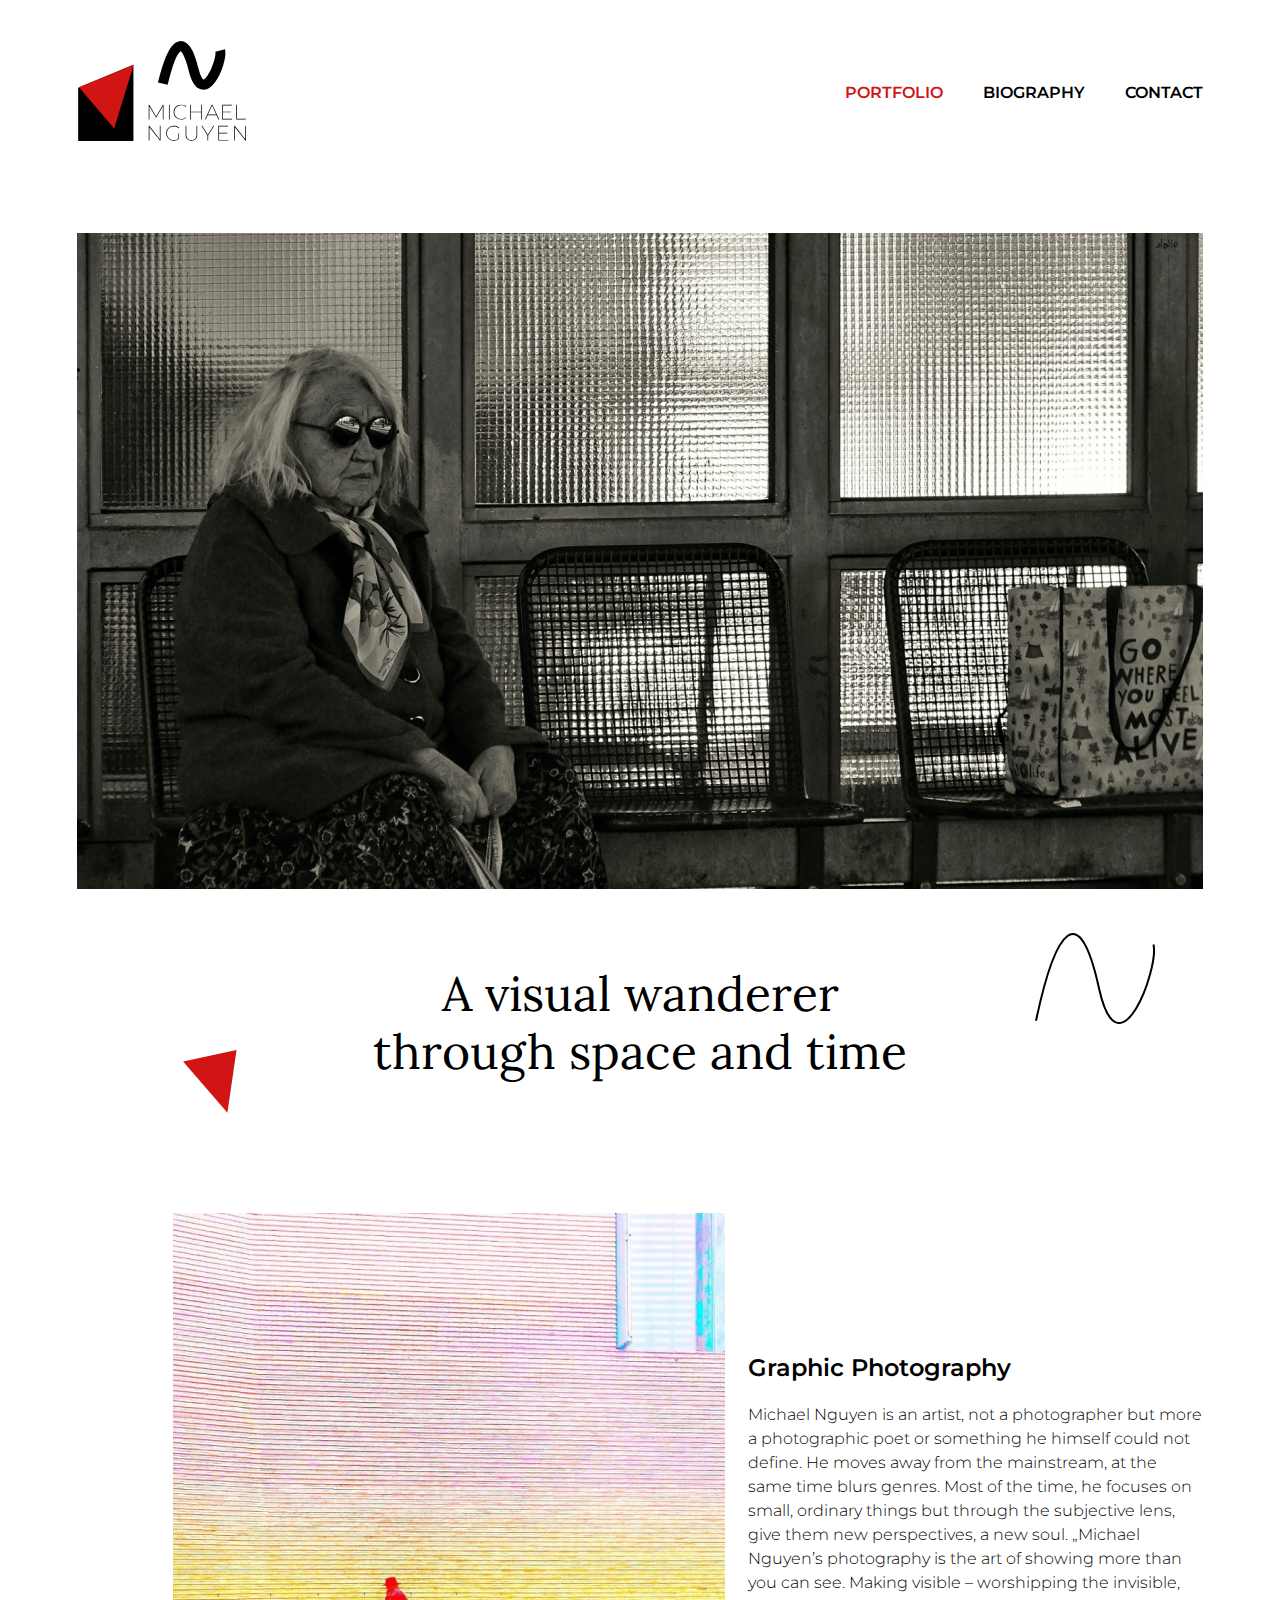
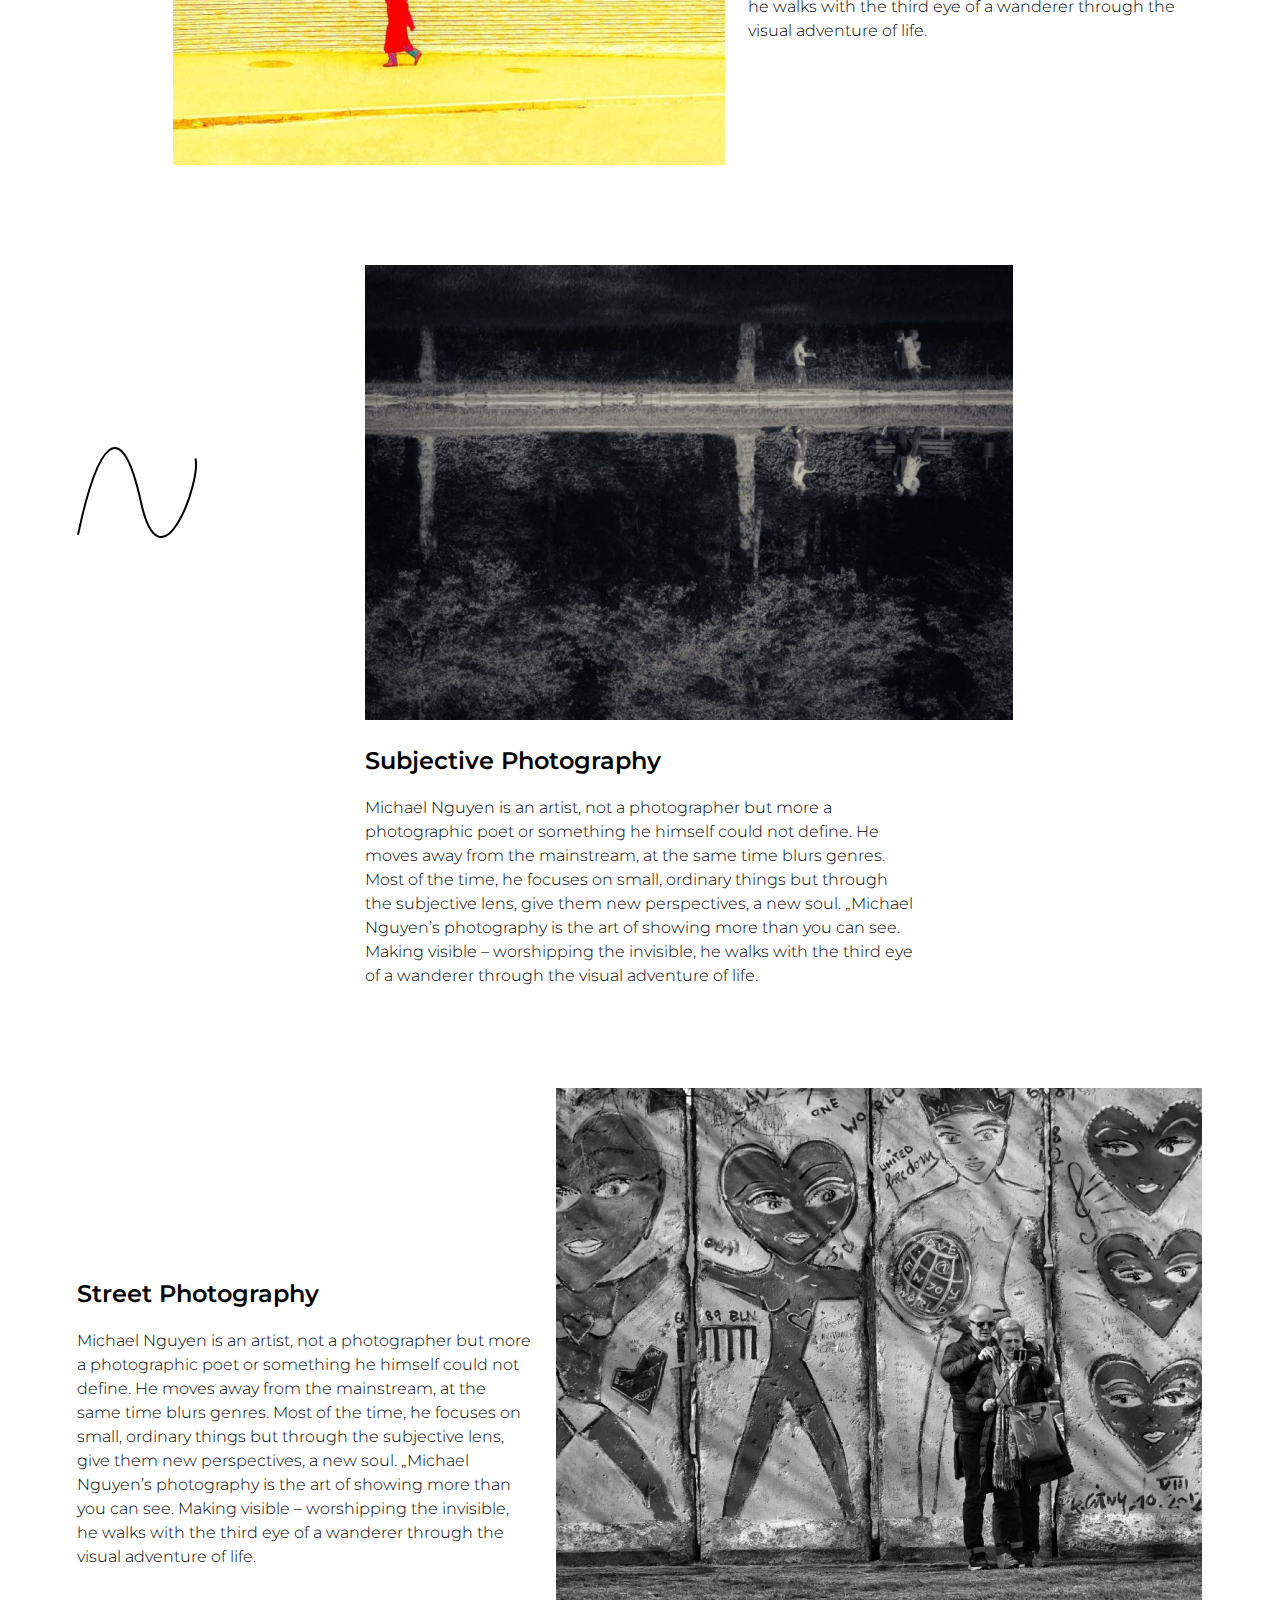
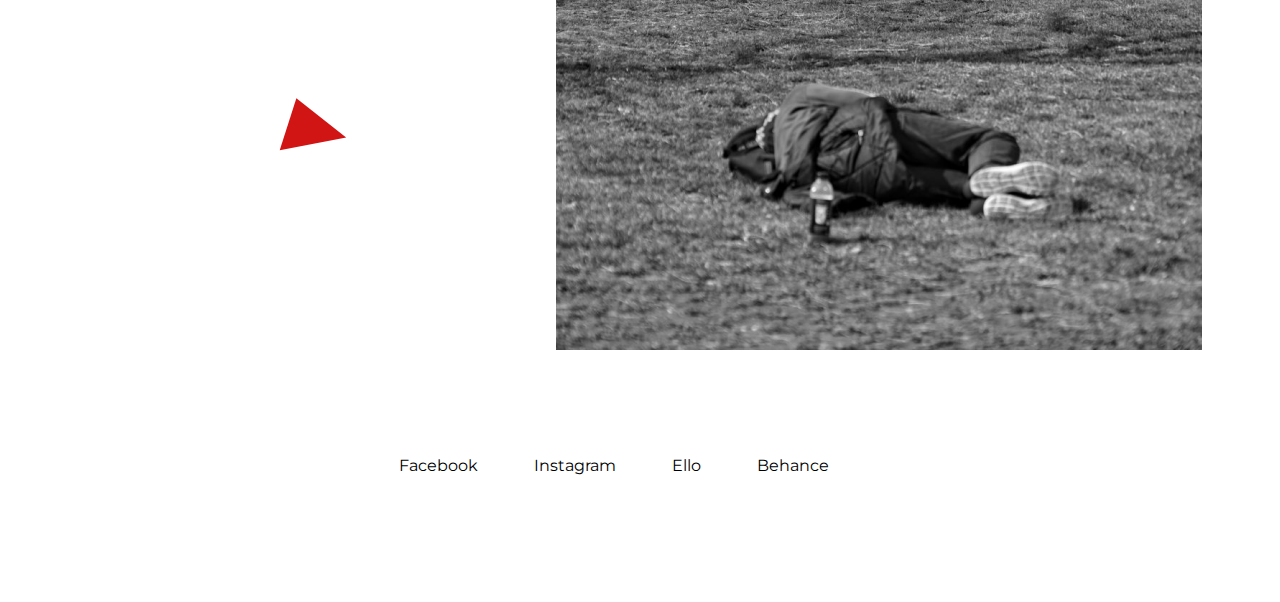
<file: index.html>
<!DOCTYPE html>
<html>

<head>
  <title>Michael Nguyen</title>
  <link rel="stylesheet" type="text/css" href="style.css">
  <meta name="viewport" content="width=device-width, initial-scale=1">

</head>

<body>
  <header id="top">
    <a href="index.html"><img src="img/Logo.svg" alt="Michael Nguyen Logo"></a> 
    <nav>
      <a href="index.html" style="color:#D11414;">PORTFOLIO</a>
      <a href="about.html">BIOGRAPHY</a>
      <a href="contact.html">CONTACT</a>
      <a href="javascript:void(0);" class="icon" onclick="myFunction()">&#9776;</a>
      <div class="dropdown-content">
        <a href="index.html" style="color:#D11414;">PORTFOLIO</a>
        <a href="about.html">BIOGRAPHY</a>
        <a href="contact.html">CONTACT</a>
      </div>
    </nav>
  </header>

  <div class="banner">
    <img src="img/Banner.png" alt="picture: go where you feel most alive">
  </div>

  <section class="tagline">
    <img src="img/Trianglesymboltagline.svg" alt="red triangle" class="triangle">
    <h1>A visual wanderer through space and time</h1>
    <img src="img/Wavelighttagline.svg" alt="n shape light" class="wave">
  </section>

  <section class="graphic">
    <img src="img/Stay-at-home.png" alt="Stay at Home" class="img70">
    <div class="description">
      <h2>Graphic Photography</h2>
      <p>Michael Nguyen is an artist, not a photographer but more a photographic poet or something he himself could not define. He moves away from the mainstream, at the same time blurs genres. Most of the time, he focuses on small, ordinary things
        but
        through the subjective lens, give them new perspectives, a new soul. „Michael Nguyen’s photography is the art of showing more than you can see. Making visible – worshipping the invisible, he walks with the third eye of a wanderer through the
        visual adventure of life.</p>
    </div>
  </section>

  <section class="subjective">
    <img src="img/Wavelighttagline.svg" alt="n shape light" id="subjective_triangle">
    <img src="img/subjective.png" alt="walk on water" id="subjective" class="img70">
  </section>

  <section>
    <div id="description_alt">
      <h2>Subjective Photography</h2>
      <p>Michael Nguyen is an artist, not a photographer but more a photographic poet or something he himself could not define. He moves away from the mainstream, at the same time blurs genres. Most of the time, he focuses on small, ordinary things
        but
        through the subjective lens, give them new perspectives, a new soul. „Michael Nguyen’s photography is the art of showing more than you can see. Making visible – worshipping the invisible, he walks with the third eye of a wanderer through the
        visual adventure of life.</p>
    </div>
  </section>

  <section class="street">
    <div>
      <h2>Street Photography</h2>
      <p>Michael Nguyen is an artist, not a photographer but more a photographic poet or something he himself could not define. He moves away from the mainstream, at the same time blurs genres. Most of the time, he focuses on small, ordinary things
        but
        through the subjective lens, give them new perspectives, a new soul. „Michael Nguyen’s photography is the art of showing more than you can see. Making visible – worshipping the invisible, he walks with the third eye of a wanderer through the
        visual adventure of life.</p>
      <a href="#top"><img src="img/trianglestreet.svg" alt="red triangle"></a>
    </div>
    <img src="img/street.png" alt="Street Photography" class="img70">
  </section>

  <footer>
    <a href="#">Facebook</a>
    <a href="#">Instagram</a>
    <a href="#">Ello</a>
    <a href="#">Behance</a>
  </footer>
</body>

</html>
</file>
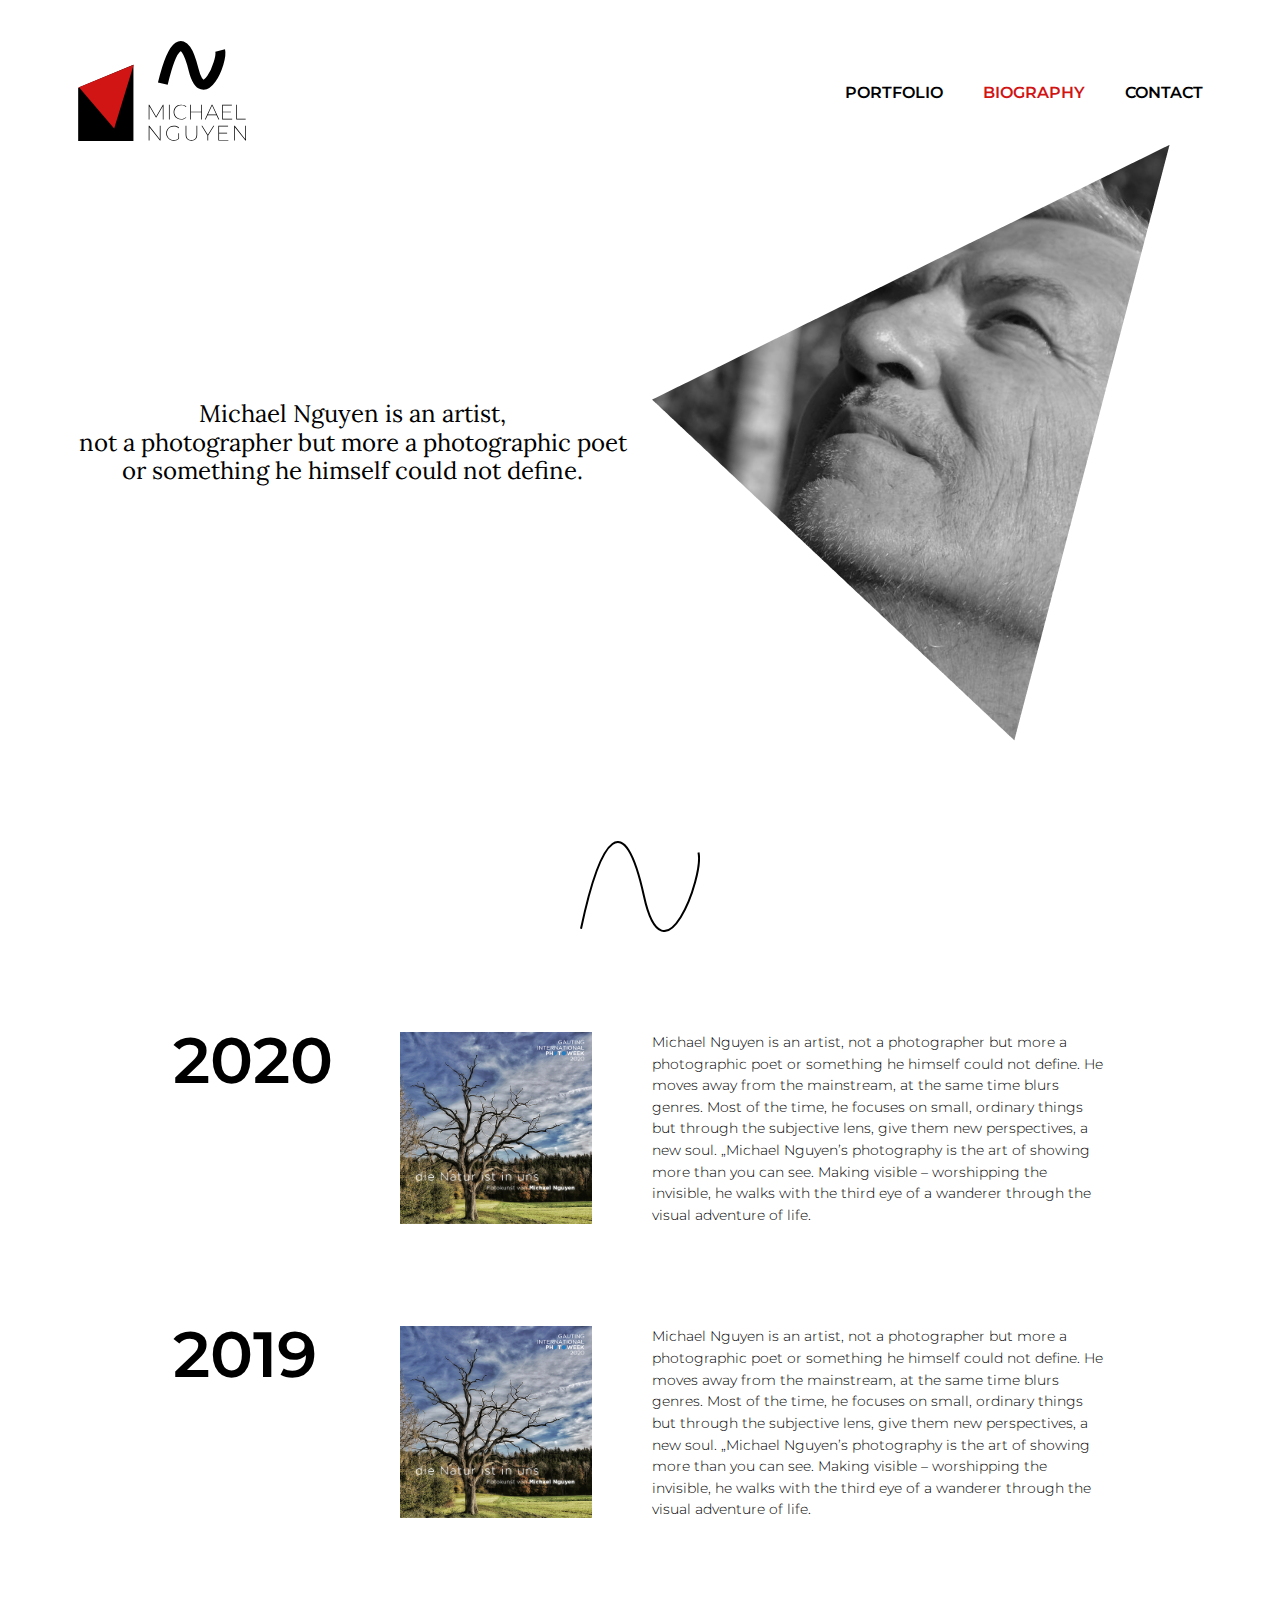
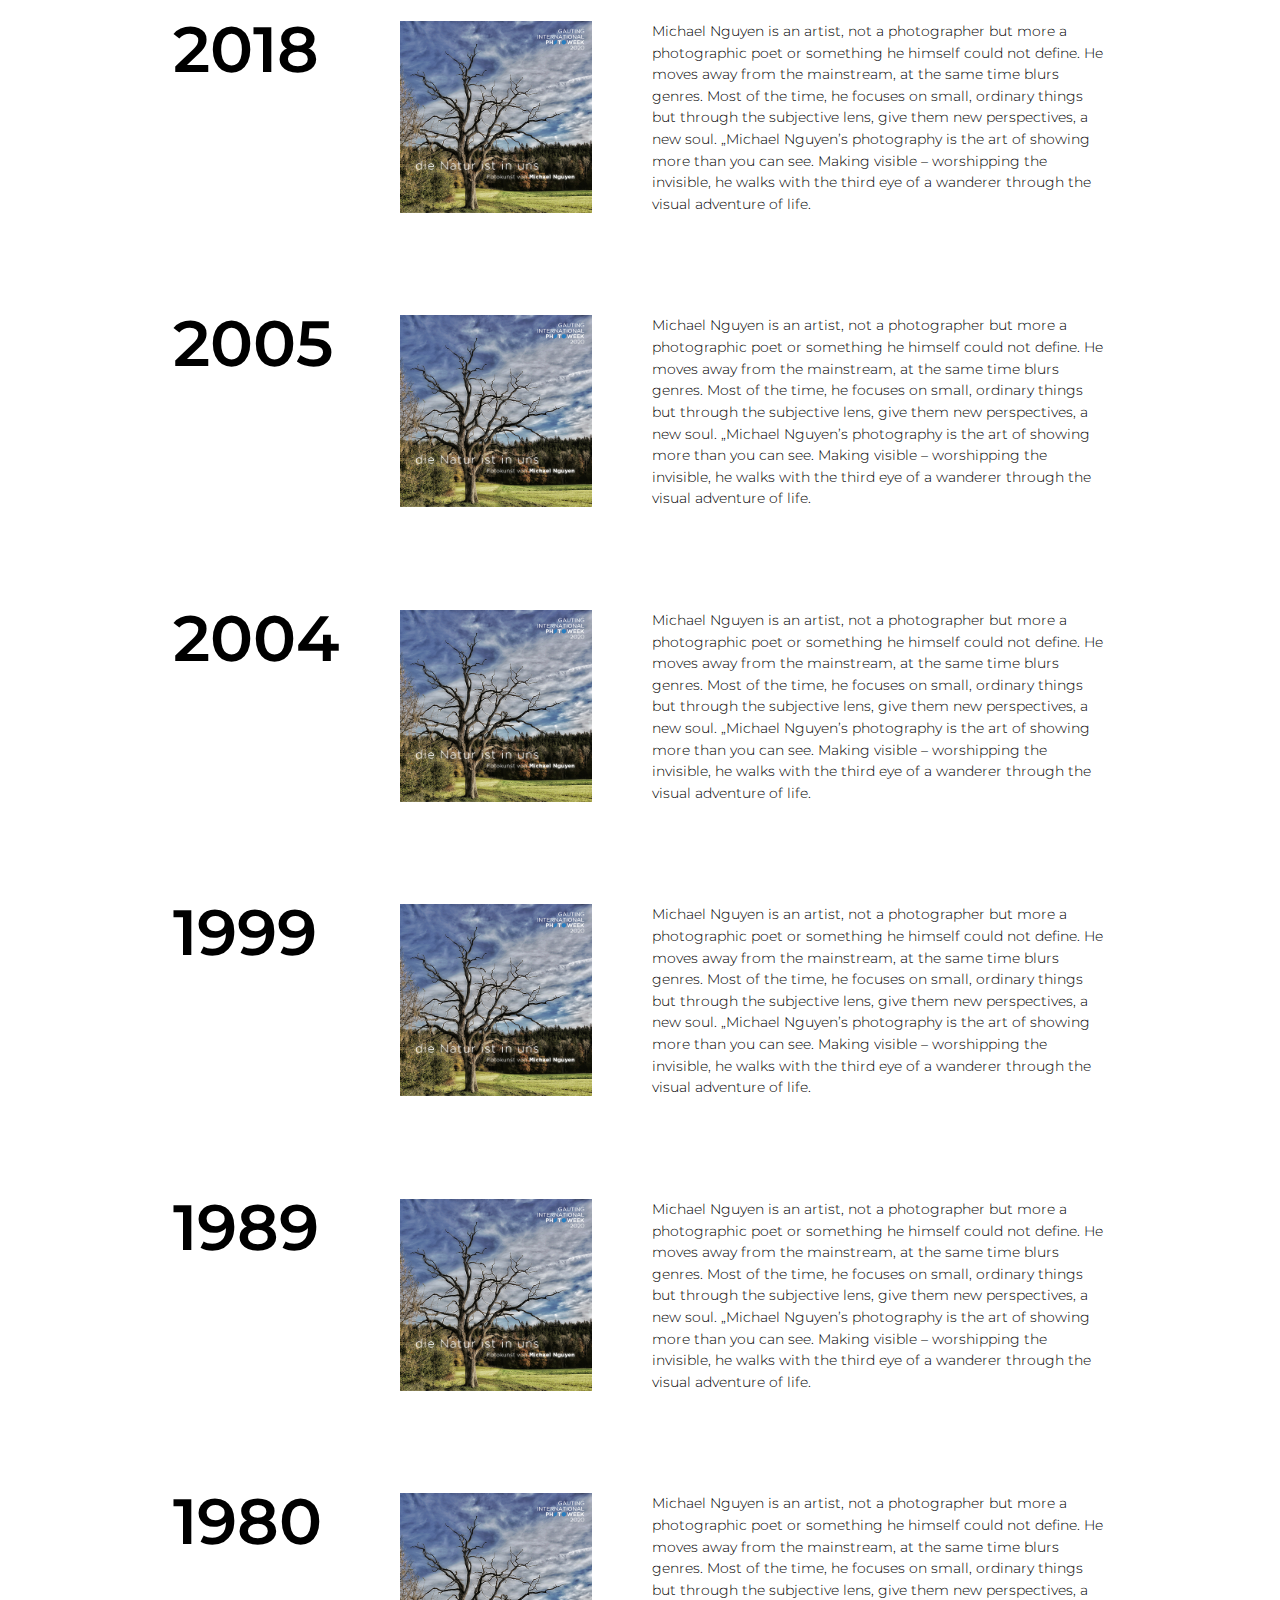
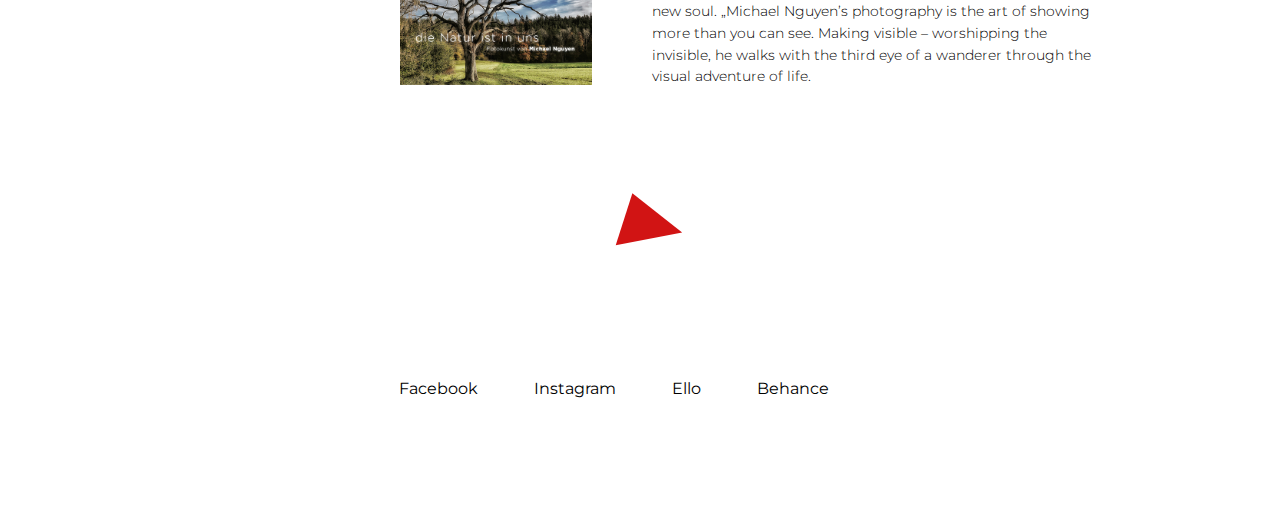
<file: about.html>
<!DOCTYPE html>
<html lang="en" dir="ltr">
  <head>
    <meta charset="utf-8">
    <title>About Michael Nguyen</title>
    <link rel="stylesheet" type="text/css" href="style.css">
    <meta name="viewport" content="width=device-width, initial-scale=1">

  </head>
  <body>
    <header id="top">
      <a href="index.html"><img src="img/Logo.svg" alt="Michael Nguyen Logo"></a> 
      <nav>
        <a href="index.html">PORTFOLIO</a>
        <a href="about.html" style="color:#D11414;">BIOGRAPHY</a>
        <a href="contact.html">CONTACT</a>
        <a href="javascript:void(0);" class="icon" onclick="myFunction()">&#9776;</a>
        <div class="dropdown-content">
          <a href="index.html">PORTFOLIO</a>
          <a href="about.html" style="color:#D11414;">BIOGRAPHY</a>
          <a href="contact.html">CONTACT</a>
        </div>
      </nav>
    </header>

    <section id="about">
      <h3>Michael Nguyen is an artist,<br>not a photographer but more a photographic poet or something he himself could not define.</h3>
      <img src="img/Portrait.png" alt="Michael Nguyen Portrait" id="portrait">
    </section>

    <img src="img/Wavelighttagline.svg" alt="Wave symbol" class="divider">

    <section class="timeline">
      <h1 class="year">2020</h1>
      <img src="img/Nguyen2020.jpg" alt="">
      <p>Michael Nguyen is an artist, not a photographer but more a photographic poet or something he himself could not define. He moves away from the mainstream, at the same time blurs genres. Most of the time, he focuses on small, ordinary things but through the subjective lens, give them new perspectives, a new soul. „Michael Nguyen’s photography is the art of showing more than you can see. Making visible – worshipping the invisible, he walks with the third eye of a wanderer through the visual adventure of life.</p>
    </section>

    <section class="timeline">
      <h1 class="year">2019</h1>
      <img src="img/Nguyen2020.jpg" alt="">
      <p>Michael Nguyen is an artist, not a photographer but more a photographic poet or something he himself could not define. He moves away from the mainstream, at the same time blurs genres. Most of the time, he focuses on small, ordinary things but through the subjective lens, give them new perspectives, a new soul. „Michael Nguyen’s photography is the art of showing more than you can see. Making visible – worshipping the invisible, he walks with the third eye of a wanderer through the visual adventure of life.</p>
    </section>

    <section class="timeline">
      <h1 class="year">2018</h1>
      <img src="img/Nguyen2020.jpg" alt="">
      <p>Michael Nguyen is an artist, not a photographer but more a photographic poet or something he himself could not define. He moves away from the mainstream, at the same time blurs genres. Most of the time, he focuses on small, ordinary things but through the subjective lens, give them new perspectives, a new soul. „Michael Nguyen’s photography is the art of showing more than you can see. Making visible – worshipping the invisible, he walks with the third eye of a wanderer through the visual adventure of life.</p>
    </section>

    <section class="timeline">
      <h1 class="year">2005</h1>
      <img src="img/Nguyen2020.jpg" alt="">
      <p>Michael Nguyen is an artist, not a photographer but more a photographic poet or something he himself could not define. He moves away from the mainstream, at the same time blurs genres. Most of the time, he focuses on small, ordinary things but through the subjective lens, give them new perspectives, a new soul. „Michael Nguyen’s photography is the art of showing more than you can see. Making visible – worshipping the invisible, he walks with the third eye of a wanderer through the visual adventure of life.</p>
    </section>

    <section class="timeline">
      <h1 class="year">2004</h1>
      <img src="img/Nguyen2020.jpg" alt="">
      <p>Michael Nguyen is an artist, not a photographer but more a photographic poet or something he himself could not define. He moves away from the mainstream, at the same time blurs genres. Most of the time, he focuses on small, ordinary things but through the subjective lens, give them new perspectives, a new soul. „Michael Nguyen’s photography is the art of showing more than you can see. Making visible – worshipping the invisible, he walks with the third eye of a wanderer through the visual adventure of life.</p>
    </section>

    <section class="timeline">
      <h1 class="year">1999</h1>
      <img src="img/Nguyen2020.jpg" alt="">
      <p>Michael Nguyen is an artist, not a photographer but more a photographic poet or something he himself could not define. He moves away from the mainstream, at the same time blurs genres. Most of the time, he focuses on small, ordinary things but through the subjective lens, give them new perspectives, a new soul. „Michael Nguyen’s photography is the art of showing more than you can see. Making visible – worshipping the invisible, he walks with the third eye of a wanderer through the visual adventure of life.</p>
    </section>

    <section class="timeline">
      <h1 class="year">1989</h1>
      <img src="img/Nguyen2020.jpg" alt="">
      <p>Michael Nguyen is an artist, not a photographer but more a photographic poet or something he himself could not define. He moves away from the mainstream, at the same time blurs genres. Most of the time, he focuses on small, ordinary things but through the subjective lens, give them new perspectives, a new soul. „Michael Nguyen’s photography is the art of showing more than you can see. Making visible – worshipping the invisible, he walks with the third eye of a wanderer through the visual adventure of life.</p>
    </section>

    <section class="timeline">
      <h1 class="year">1980</h1>
      <img src="img/Nguyen2020.jpg" alt="">
      <p>Michael Nguyen is an artist, not a photographer but more a photographic poet or something he himself could not define. He moves away from the mainstream, at the same time blurs genres. Most of the time, he focuses on small, ordinary things but through the subjective lens, give them new perspectives, a new soul. „Michael Nguyen’s photography is the art of showing more than you can see. Making visible – worshipping the invisible, he walks with the third eye of a wanderer through the visual adventure of life.</p>
    </section>

    <img src="img/trianglestreet.svg" alt="Triangle symbol" class="divider">

<footer>
  <a href="#">Facebook</a>
  <a href="#">Instagram</a>
  <a href="#">Ello</a>
  <a href="#">Behance</a>
</footer>

  </body>
</html>
</file>
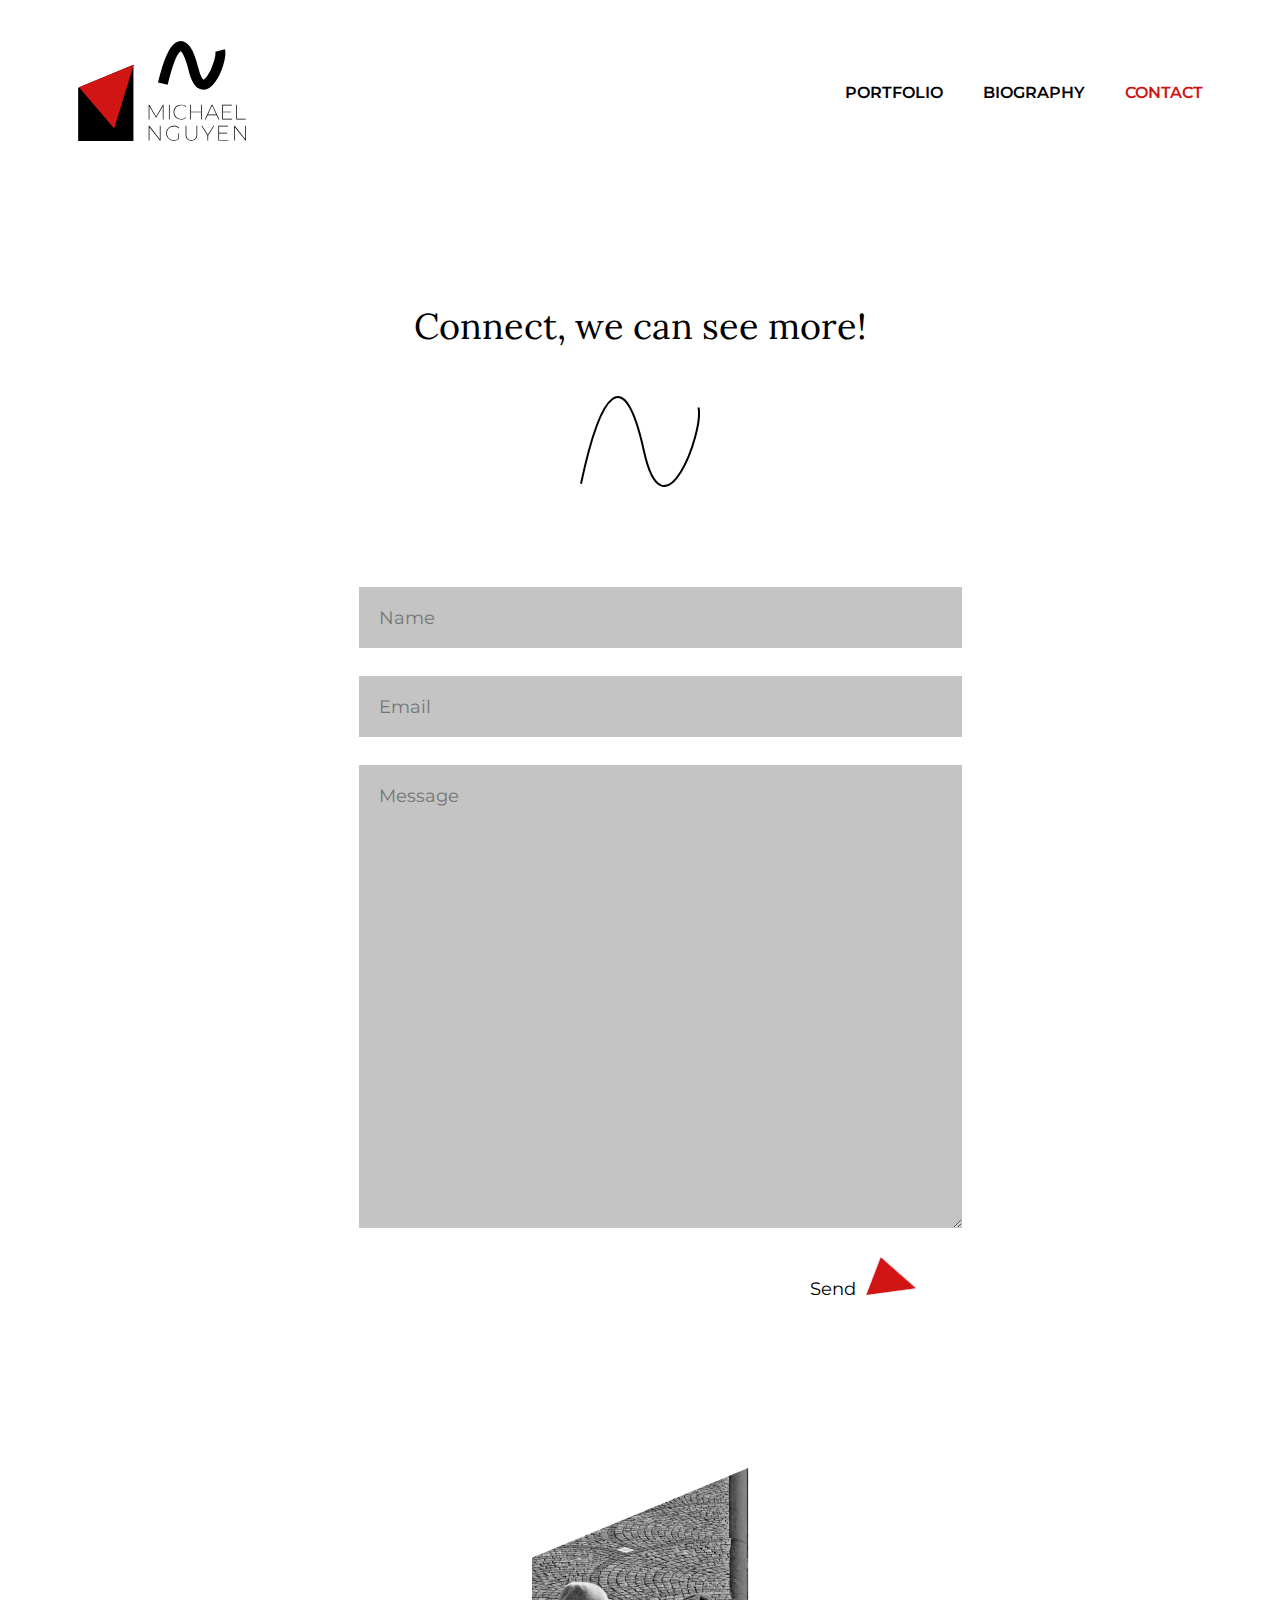
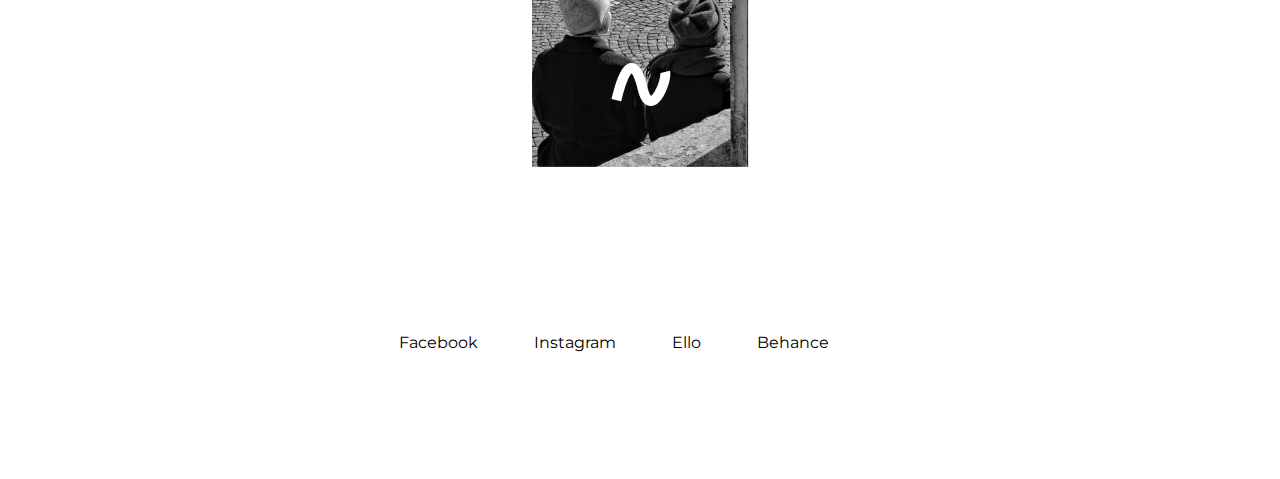
<file: contact.html>
<!DOCTYPE html>
<html lang="en" dir="ltr">

<head>
  <meta charset="utf-8">
  <title>Contact Michael Nguyen</title>
  <link rel="stylesheet" type="text/css" href="style.css">
  <meta name="viewport" content="width=device-width, initial-scale=1">

</head>

<body>
  <header id="top">
    <a href="index.html"><img src="img/Logo.svg" alt="Michael Nguyen Logo"></a> 
    <nav>
      <a href="index.html">PORTFOLIO</a>
      <a href="about.html">BIOGRAPHY</a>
      <a href="contact.html" style="color:#D11414;">CONTACT</a>
      <a href="javascript:void(0);" class="icon" onclick="myFunction()">&#9776;</a>
      <div class="dropdown-content">
        <a href="index.html">PORTFOLIO</a>
        <a href="about.html">BIOGRAPHY</a>
        <a href="contact.html" style="color:#D11414;">CONTACT</a>
      </div>
    </nav>
  </header>
  <div class="connect">
    <h1>Connect, we can see more!</h1>
  </div>
  <img src="img/Wavelighttagline.svg" alt="Wave symbol" class="divider">

  <form id="fs-frm" name="simple-contact-form" accept-charset="utf-8" action="https://formspree.io/myynzena" method="post">
      <input type="text" name="name" id="full-name" placeholder="Name" required>
      <input type="email" name="_replyto" id="email-address" placeholder="Email" required>
      <textarea rows="20" name="message" id="message"
        placeholder="Message" required></textarea>
      <input type="hidden" name="_subject" id="email-subject" value="Contact Form Submission">
    <button type="submit">Send<img src="img/Button.png" alt="Button"></button>
  </form>

    <img src="img/End.png" alt="end image" id="endimage">

  <footer>
    <a href="#">Facebook</a>
    <a href="#">Instagram</a>
    <a href="#">Ello</a>
    <a href="#">Behance</a>
  </footer>

</body>

</html>
</file>
<file: style.css>
@import url('https://fonts.googleapis.com/css2?family=Montserrat:wght@300;400;600&display=swap');
@import url('https://fonts.googleapis.com/css2?family=Lora:ital@1&display=swap');

h2 {
  font-family: 'Montserrat', sans-serif;
  line-height: 1.2;
  font-size: 24;
  font-weight: 600;
}

p {
  font-family: 'Montserrat', sans-serif;
  line-height: 1.5;
  font-size: 14;
  font-weight: 300;
  margin-bottom: 0;
}


body {
  width: 1126px;
  margin: 40px auto 120px auto;
}

header {
  display: flex;
  align-items: center;
  justify-content: space-between;
}

nav a {
  font-family: 'Montserrat', sans-serif;
  font-weight: 600;
  font-size: 20;
  line-height: 1.5;
  color: #000000;
  text-decoration: none;
  margin-left: 36px;
}

nav a:hover {
  color: #D11414;
  transition: 0.2s;
}

nav a:active {
  color: #D11414;
}

.icon {
  display: none;
}

.dropdown-content {
  display: none;
  position: absolute;
  z-index: 1;
  right: 36px;
}

.dropdown-content a {
  font-family: 'Montserrat', sans-serif;
  font-weight: 600;
  font-size: 20;
  line-height: 1.5;
  color: #000000;
  text-decoration: none;
  padding: 10px 12px;
  display: block;
  background-color: rgba(256, 256, 256, 0.9);
}

.banner {
  margin-top: 88px;
}

section {
  display: grid;
  grid-template-columns: repeat(12, 1fr);
  grid-column-gap: 24px;
  margin-bottom: 100px;
}

.tagline {
  margin-top: 40px;
}

.tagline .triangle {
  grid-column: 2;
  align-self: end;
}

.tagline h1 {
  grid-column: 4 / span 6;
  font-family: 'Lora', serif;
  font-size: 48px;
  font-weight: 400;
  line-height: 1.2;
  text-align: center;
}

.tagline .wave {
  grid-column: 11 / span 2;
}

.graphic img {
  grid-column: 2 / span 6;
}

.graphic .description {
  grid-column: 8 / span 5;
  align-self: center;
}

#subjective {
  grid-column: 4 / span 7;
}

#subjective_triangle {
  grid-column: 1 / span 2;
}

.subjective {
  margin-bottom: 8px;
}

.subjective img {
  align-self: center;
}

#description_alt {
  grid-column: 4 / span 6;
}

.street div {
  grid-column: 1 / span 5;
  align-self: center;
}

.street div img {
  display: block;
  margin: auto;
  margin-top: 124px;
}

.street>img {
  grid-column: 6 / span 7;
}

#about h3 {
  grid-column: 1 / span 6;
  font-family: 'Lora', serif;
  font-size: 24px;
  font-weight: 400;
  line-height: 1.2;
  text-align: center;
  align-self: center;
}

#about img {
  grid-column: 7 / span 6;
}

footer {
  text-align: center;
}

footer a {
  font-family: 'Montserrat', sans-serif;
  font-weight: 400;
  font-size: 24;
  line-height: 2;
  color: #000000;
  text-decoration: none;
  margin-right: 52px;
}

footer a:hover {
  color: #D11414;
  transition: 0.2s;
}

.divider {
  display: block;
  margin-left: auto;
  margin-right: auto;
  margin-bottom: 100px;
}

.timeline h1.year {
  grid-column: 2 / span 2;
  font-family: 'Montserrat', sans-serif;
  font-weight: 600;
  font-size: 5vw;
  margin: 0;
  line-height: 0.9;
}

.timeline img {
  width: 192px;
  height: auto;
  grid-column: 4 / span 3;
  display: block;
  margin-left: auto;
  margin-right: auto;
}

.timeline p {
  grid-column: 7 / span 5;
  margin: 0;
  font-size: 0.9em;
}

.connect h1 {
  font-family: 'Lora', serif;
  font-size: 36px;
  font-weight: 400;
  line-height: 1.2;
  text-align: center;
  margin-top: 160px;
  margin-bottom: 48px;
}

form {
  width: 50%;
  margin-left: auto;
  margin-right: auto;
}

input, textarea {
  display: block;
  width: 100%;
  margin-bottom: 28px;
  padding: 20px;
  font-family: 'Montserrat', sans-serif;
  font-weight: 400;
  font-size: 1.1em;
  line-height: 1.2;
  color: #000000;
  background-color: #C4C4C4;
  border: none;
}

button {
  font-family: 'Montserrat', sans-serif;
  font-weight: 400;
  font-size: 1.1em;
  line-height: 2;
  color: #000000;
  background-color: #FFFFFF;
  border: none;
  float: right;
}

button:hover {
  cursor: pointer;
  color: #D11414;
  transition: 0.2s;
}

button img {
  width: 50px;
  margin-left: 10px;
}

#endimage {
  display: block;
  margin: 240px auto 160px auto;
}

@media screen and (max-width: 1222px) {
  body {
    width: auto;
    margin: 40px 48px 120px 48px;
  }

  .banner img {
    width: 100%;
  }

  section .img70 {
    width: 100%;
  }

  section#about img {
    width: 90%;
  }
}

@media screen and (max-width: 940px) {
  body {
    width: auto;
    margin: 40px 48px 120px 48px;
  }

  .banner img {
    width: 100%;
  }

  section {
    display: block;
  }

  section .img70 {
    width: 100%;
  }

  .tagline .triangle {
    width: 40px;
    grid-column: 1;
  }

  .tagline .wave {
    width: 60px;
    float: right;
    margin-bottom: 100px;
  }

  #subjective_triangle {
    display: none;
  }

  .tagline h1 {
    font-size: 36px;
    grid-column: 3 / span 8;
  }

  .street {
    display: flex;
    flex-flow: column;
  }

  .street div {
    order: 2;
  }

  section#about {
    display: flex;
    flex-flow: column;
  }

  section#about img{
    width: 60%;
    order: 1;
    margin-left: auto;
    margin-right: auto;
  }

  section#about h3 {
    order: 2;
  }

  section.timeline {
    margin-bottom: 60px;
  }

  section.timeline img {
    width: 50%;
    max-width: 320px;
    margin-left: 0;
    margin-bottom: 12px;
  }

  section.timeline h1.year {
    font-size: 3em;
    text-align: left;
    margin-bottom: 12px;
  }


}

@media screen and (max-width: 800px) {
  body {
    width: auto;
    margin: 40px 36px 120px 36px;
  }

  header {
    align-items: flex-end;
  }

  header img {
    width: 120px;
  }


  nav>a:not(:last-child) {
    display: none;
  }

  nav a.icon {
    float: right;
    display: block;
    font-size: 2em;
  }

  nav {
    position: relative;
    display: inline-block;
  }

  nav:hover .dropdown-content {
    display: block;
  }

  .banner {
    margin-top: 50px;
  }

  .banner img {
    min-height: 280px;
    object-fit: cover;
  }

  section {
    display: block;
  }

  section .img70 {
    width: 100%;
  }

  .tagline .triangle {
    width: 40px;
    grid-column: 1;
  }

  .tagline .wave {
    width: 60px;
    float: right;
    margin-bottom: 100px;
  }

  #subjective_triangle {
    display: none;
  }

  .tagline h1 {
    font-size: 36px;
    grid-column: 3 / span 8;
  }

  .street {
    display: flex;
    flex-flow: column;
  }

  .street div {
    order: 2;
  }

  section#about img {
    margin-top: 24px;
  }

  section.timeline {
    margin-bottom: 60px;
  }

  section.timeline img {
    width: 50%;
    min-width: 120px;
    margin-left: 0;
    margin-bottom: 12px;
  }

  section.timeline h1.year {
    font-size: 3em;
    text-align: left;
    margin-bottom: 12px;
  }

  .connect h1 {
    font-size: 1.8em;
  }

  img.divider {
    width: 80px;
  }


  form {
    width: 100%;
  }

  input, textarea {
    box-sizing: border-box;
  }

  footer a {
    font-size: 16;
    line-height: 1.5;
    margin-right: 28px;
  }
}
</file>
